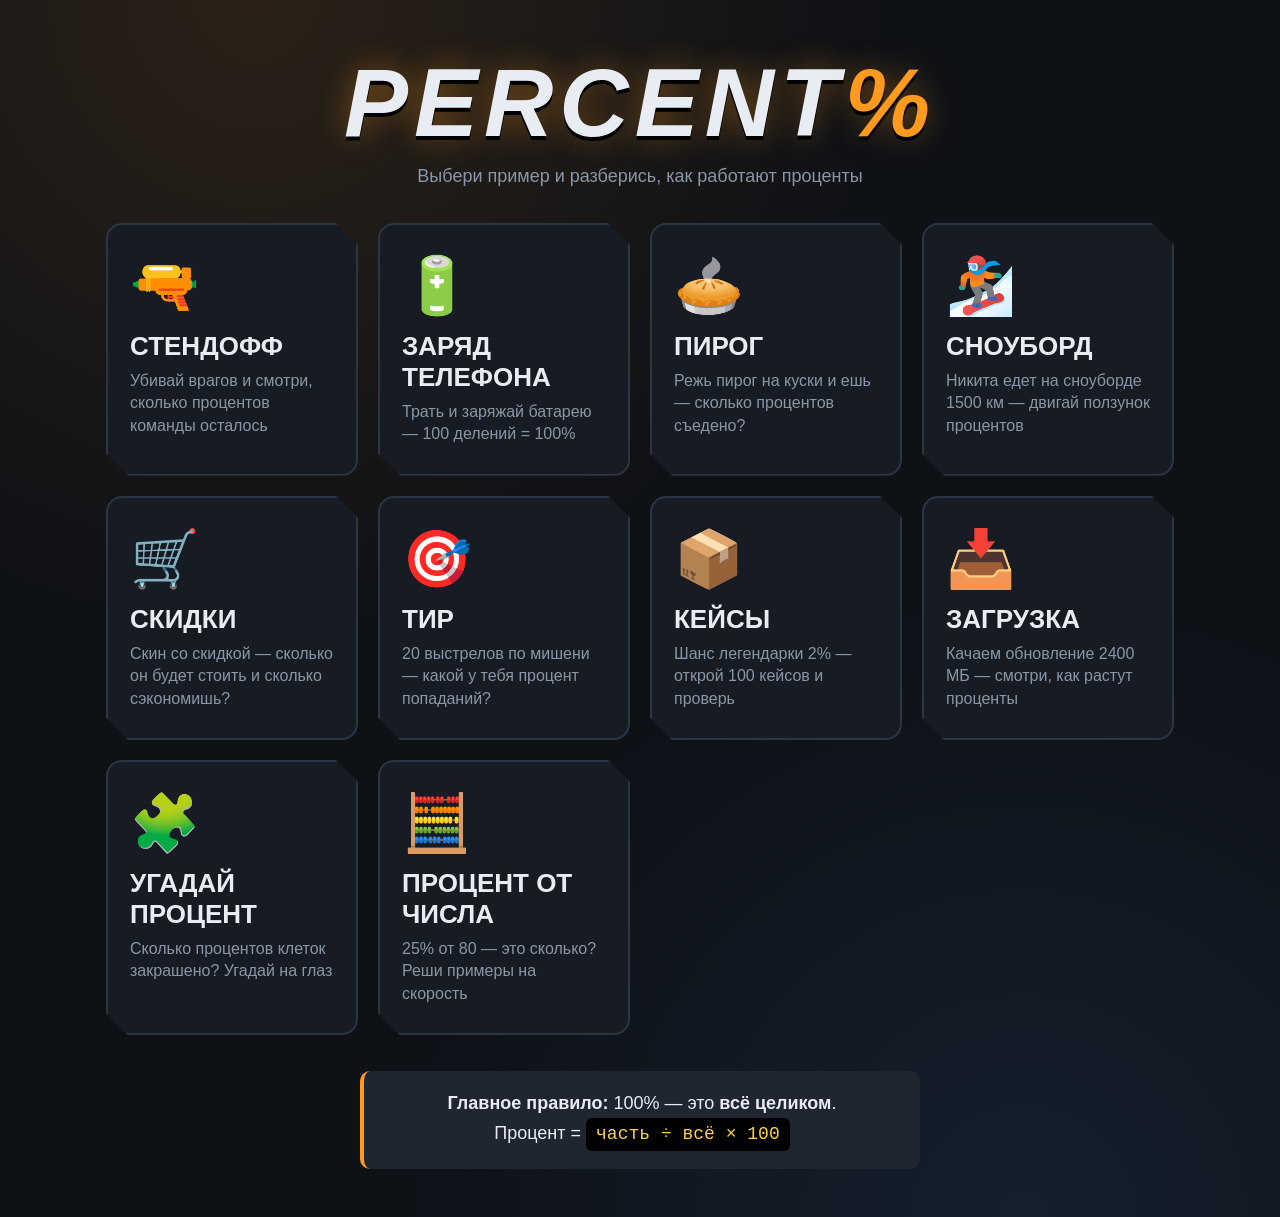
<file: index.html>
<!DOCTYPE html>
<html lang="ru">
<head>
  <meta charset="UTF-8">
  <meta name="viewport" content="width=device-width, initial-scale=1.0">
  <title>Percent — учим проценты</title>
  <link rel="stylesheet" href="common.css">
</head>
<body>

  <!-- ГЛАВНОЕ МЕНЮ -->
  <section class="screen" id="menu">
    <h1 class="logo">PERCENT<span>%</span></h1>
    <p class="subtitle">Выбери пример и разберись, как работают проценты</p>

    <div class="menu-cards">
      <a class="card card-standoff" href="standoff/">
        <div class="card-icon">🔫</div>
        <div class="card-title">Стендофф</div>
        <div class="card-text">Убивай врагов и смотри, сколько процентов команды осталось</div>
      </a>
      <a class="card card-battery" href="battery/">
        <div class="card-icon">🔋</div>
        <div class="card-title">Заряд телефона</div>
        <div class="card-text">Трать и заряжай батарею — 100 делений = 100%</div>
      </a>
      <a class="card card-pie" href="pie/">
        <div class="card-icon">🥧</div>
        <div class="card-title">Пирог</div>
        <div class="card-text">Режь пирог на куски и ешь — сколько процентов съедено?</div>
      </a>
      <a class="card card-ski" href="ski/">
        <div class="card-icon">🏂</div>
        <div class="card-title">Сноуборд</div>
        <div class="card-text">Никита едет на сноуборде 1500 км — двигай ползунок процентов</div>
      </a>
      <a class="card card-sale" href="sale/">
        <div class="card-icon">🛒</div>
        <div class="card-title">Скидки</div>
        <div class="card-text">Скин со скидкой — сколько он будет стоить и сколько сэкономишь?</div>
      </a>
      <a class="card card-range" href="range/">
        <div class="card-icon">🎯</div>
        <div class="card-title">Тир</div>
        <div class="card-text">20 выстрелов по мишени — какой у тебя процент попаданий?</div>
      </a>
      <a class="card card-cases" href="cases/">
        <div class="card-icon">📦</div>
        <div class="card-title">Кейсы</div>
        <div class="card-text">Шанс легендарки 2% — открой 100 кейсов и проверь</div>
      </a>
      <a class="card card-download" href="download/">
        <div class="card-icon">📥</div>
        <div class="card-title">Загрузка</div>
        <div class="card-text">Качаем обновление 2400 МБ — смотри, как растут проценты</div>
      </a>
      <a class="card card-guess" href="guess/">
        <div class="card-icon">🧩</div>
        <div class="card-title">Угадай процент</div>
        <div class="card-text">Сколько процентов клеток закрашено? Угадай на глаз</div>
      </a>
      <a class="card card-quiz" href="quiz/">
        <div class="card-icon">🧮</div>
        <div class="card-title">Процент от числа</div>
        <div class="card-text">25% от 80 — это сколько? Реши примеры на скорость</div>
      </a>
    </div>

    <div class="rule-box">
      <b>Главное правило:</b> 100% — это <b>всё целиком</b>.<br>
      Процент = <span class="formula">часть ÷ всё × 100</span>
    </div>
  </section>

</body>
</html>
</file>
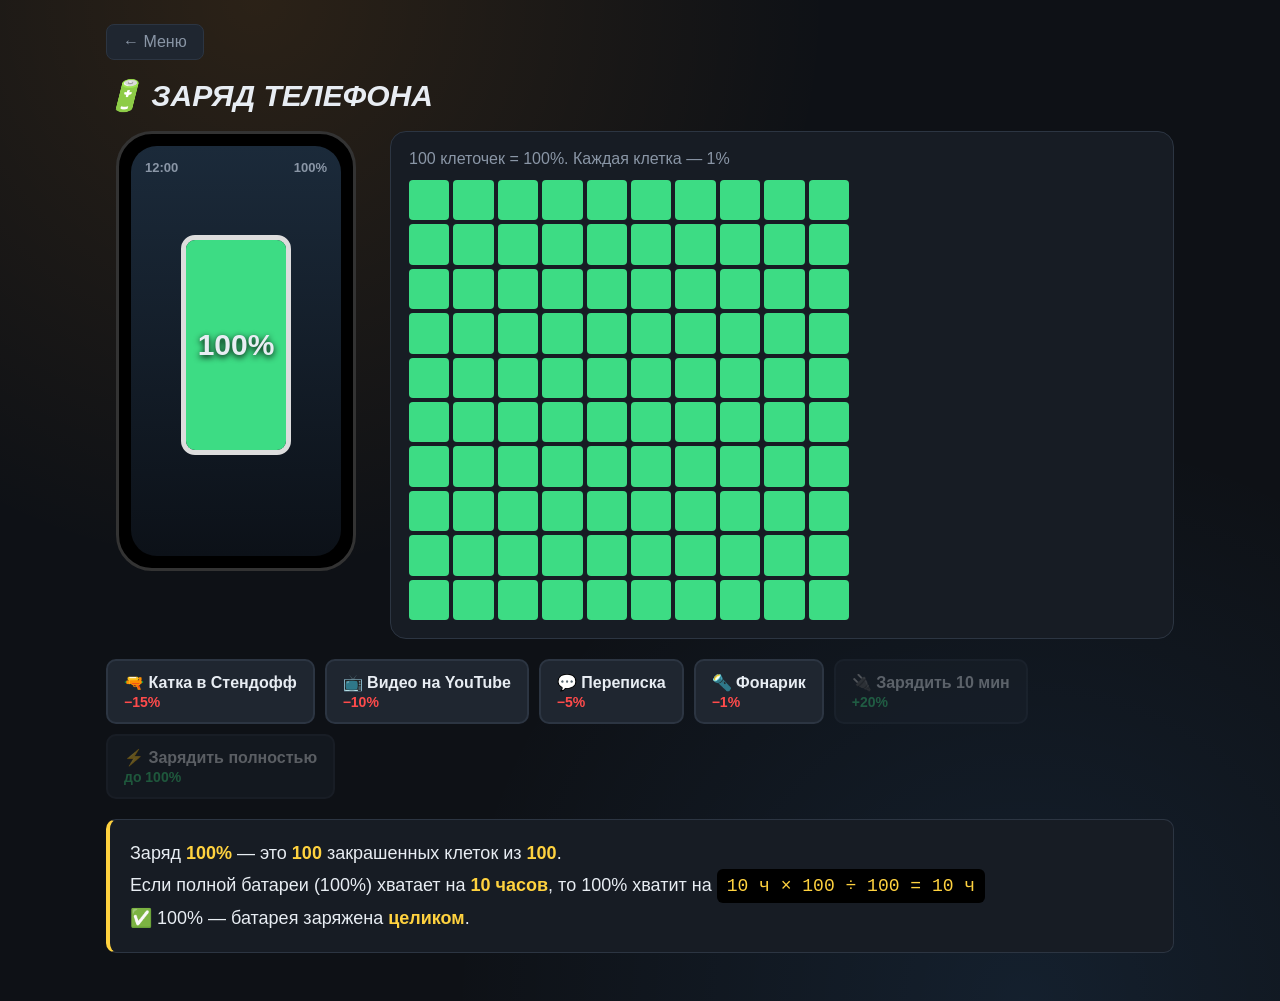
<file: battery/index.html>
<!DOCTYPE html>
<html lang="ru">
<head>
  <meta charset="UTF-8">
  <meta name="viewport" content="width=device-width, initial-scale=1.0">
  <title>Заряд телефона — Percent</title>
  <link rel="stylesheet" href="../common.css">
  <link rel="stylesheet" href="style.css">
</head>
<body>

  <!-- ЗАРЯД ТЕЛЕФОНА -->
  <section class="screen" id="battery">
    <a class="back" href="../">← Меню</a>
    <h2 class="screen-title">🔋 Заряд телефона</h2>

    <div class="bat-layout">
      <div class="phone">
        <div class="phone-screen">
          <div class="phone-status"><span>12:00</span><span id="bat-small">100%</span></div>
          <div class="battery">
            <div class="battery-fill" id="bat-fill"></div>
            <div class="battery-text" id="bat-text">100%</div>
          </div>
        </div>
      </div>

      <div class="bat-side">
        <div class="grid-title">100 клеточек = 100%. Каждая клетка — 1%</div>
        <div class="grid100" id="bat-grid"></div>
      </div>
    </div>

    <div class="actions" id="bat-actions"></div>
    <div class="explain" id="bat-explain"></div>
  </section>

  <script src="../common.js"></script>
  <script src="script.js"></script>
</body>
</html>
</file>
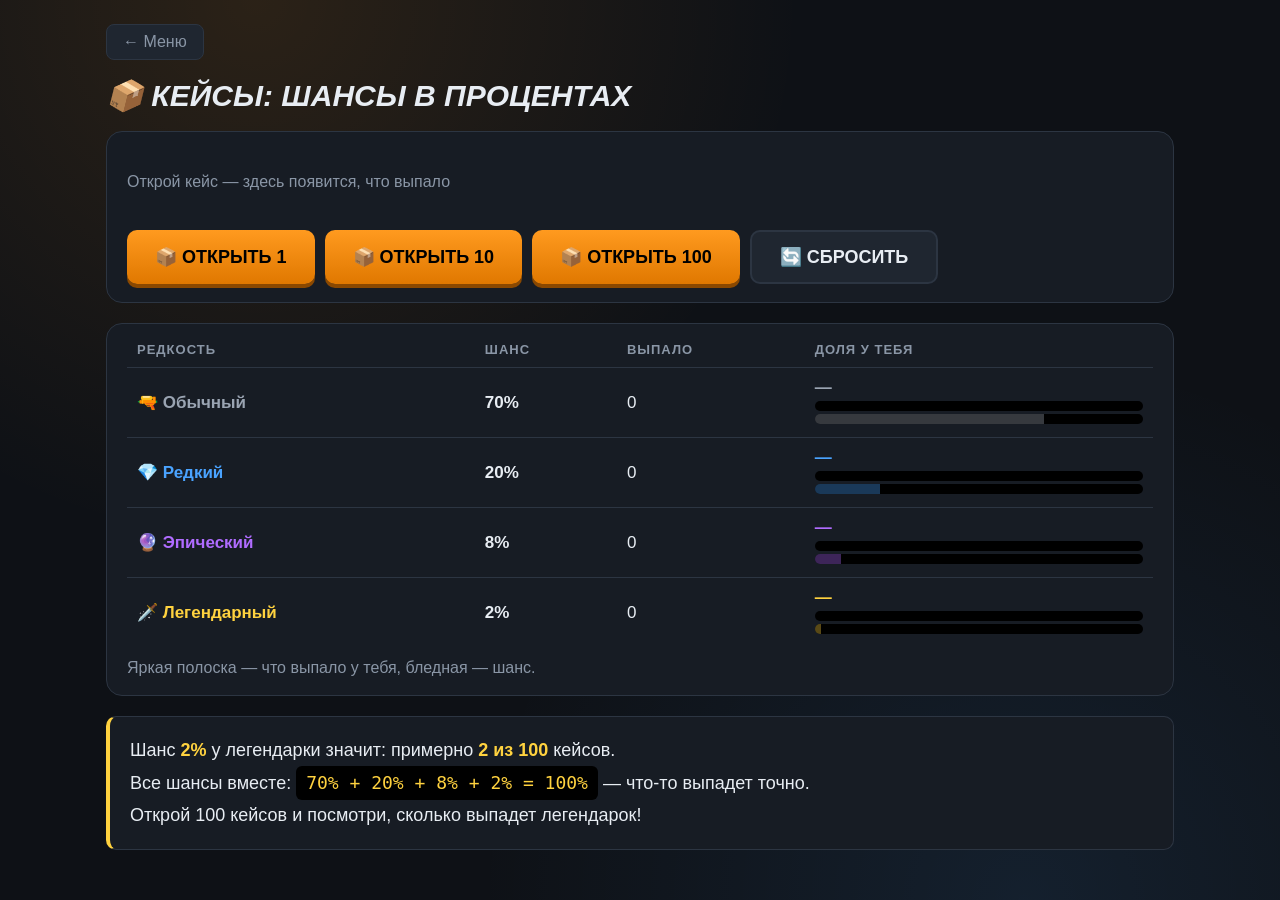
<file: cases/index.html>
<!DOCTYPE html>
<html lang="ru">
<head>
  <meta charset="UTF-8">
  <meta name="viewport" content="width=device-width, initial-scale=1.0">
  <title>Кейсы — Percent</title>
  <link rel="stylesheet" href="../common.css">
  <link rel="stylesheet" href="style.css">
</head>
<body>

  <!-- КЕЙСЫ -->
  <section class="screen" id="cases">
    <a class="back" href="../">← Меню</a>
    <h2 class="screen-title">📦 Кейсы: шансы в процентах</h2>

    <div class="panel">
      <div class="cs-drops" id="cs-drops">
        <div class="cs-empty">Открой кейс — здесь появится, что выпало</div>
      </div>
      <div class="btn-row cs-buttons">
        <button class="btn" data-open="1">📦 Открыть 1</button>
        <button class="btn" data-open="10">📦 Открыть 10</button>
        <button class="btn" data-open="100">📦 Открыть 100</button>
        <button class="btn btn-ghost" id="cs-reset">🔄 Сбросить</button>
      </div>
    </div>

    <div class="panel cs-table-wrap">
      <table class="cs-table">
        <thead>
          <tr><th>Редкость</th><th>Шанс</th><th>Выпало</th><th>Доля у тебя</th></tr>
        </thead>
        <tbody id="cs-rows"></tbody>
      </table>
      <div class="cs-total" id="cs-total"></div>
    </div>

    <div class="explain" id="cs-explain"></div>
  </section>

  <script src="../common.js"></script>
  <script src="script.js"></script>
</body>
</html>
</file>
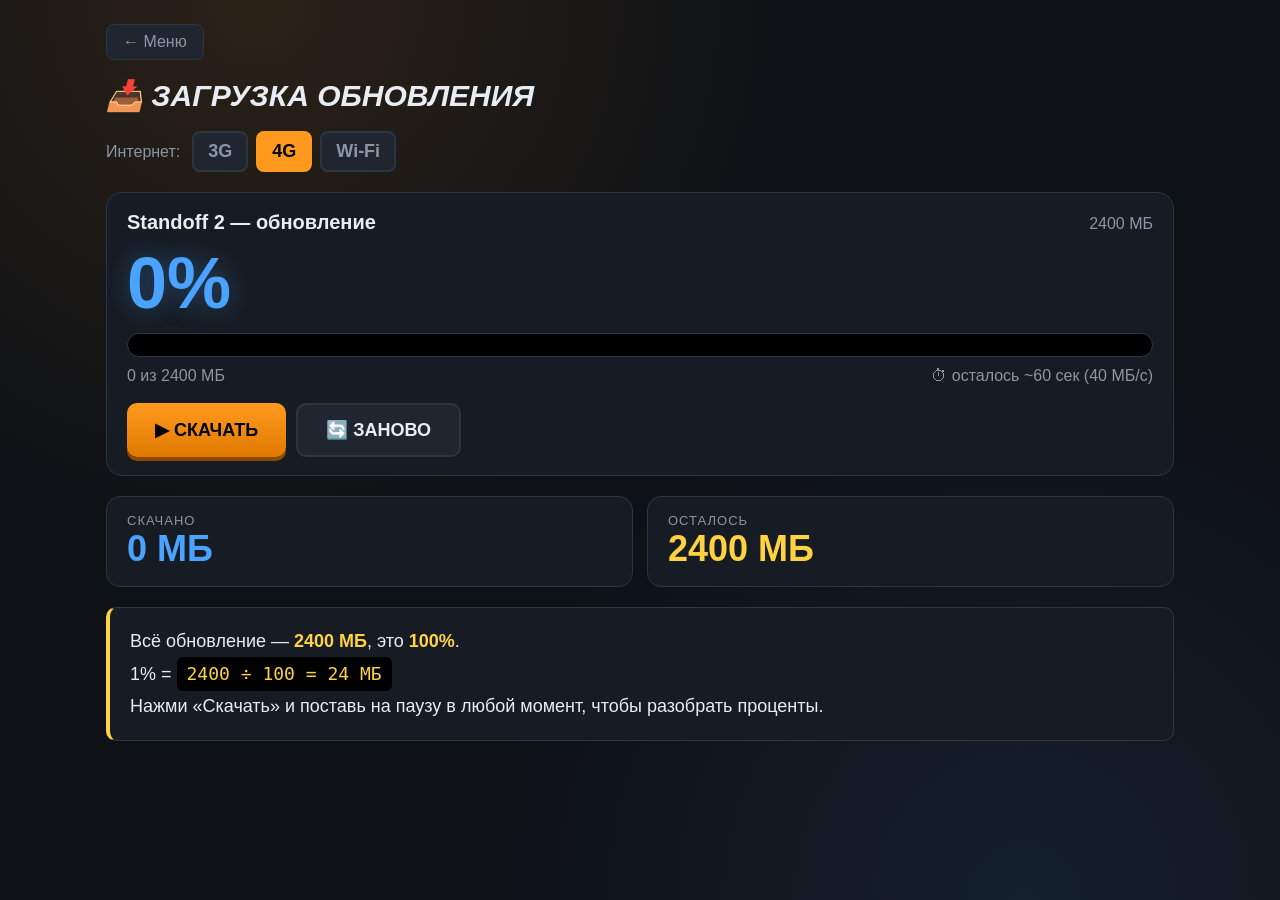
<file: download/index.html>
<!DOCTYPE html>
<html lang="ru">
<head>
  <meta charset="UTF-8">
  <meta name="viewport" content="width=device-width, initial-scale=1.0">
  <title>Загрузка — Percent</title>
  <link rel="stylesheet" href="../common.css">
  <link rel="stylesheet" href="style.css">
</head>
<body>

  <!-- ЗАГРУЗКА -->
  <section class="screen" id="download">
    <a class="back" href="../">← Меню</a>
    <h2 class="screen-title">📥 Загрузка обновления</h2>

    <div class="team-size">
      <span>Интернет:</span>
      <div class="chips" id="dl-speeds"></div>
    </div>

    <div class="panel dl-box">
      <div class="dl-head">
        <div class="dl-title">Standoff 2 — обновление</div>
        <div class="dl-size">2400 МБ</div>
      </div>
      <div class="dl-percent" id="dl-percent">0%</div>
      <div class="dl-bar"><div class="dl-bar-fill" id="dl-fill"></div></div>
      <div class="dl-info">
        <span id="dl-done">0 из 2400 МБ</span>
        <span id="dl-eta"></span>
      </div>
      <div class="btn-row dl-buttons">
        <button class="btn" id="dl-toggle">▶ Скачать</button>
        <button class="btn btn-ghost" id="dl-reset">🔄 Заново</button>
      </div>
    </div>

    <div class="stats-row">
      <div class="stat stat-blue">
        <div class="stat-label">Скачано</div>
        <div class="stat-value" id="dl-got">0 МБ</div>
      </div>
      <div class="stat stat-left">
        <div class="stat-label">Осталось</div>
        <div class="stat-value" id="dl-left">2400 МБ</div>
      </div>
    </div>

    <div class="explain" id="dl-explain"></div>
  </section>

  <script src="../common.js"></script>
  <script src="script.js"></script>
</body>
</html>
</file>
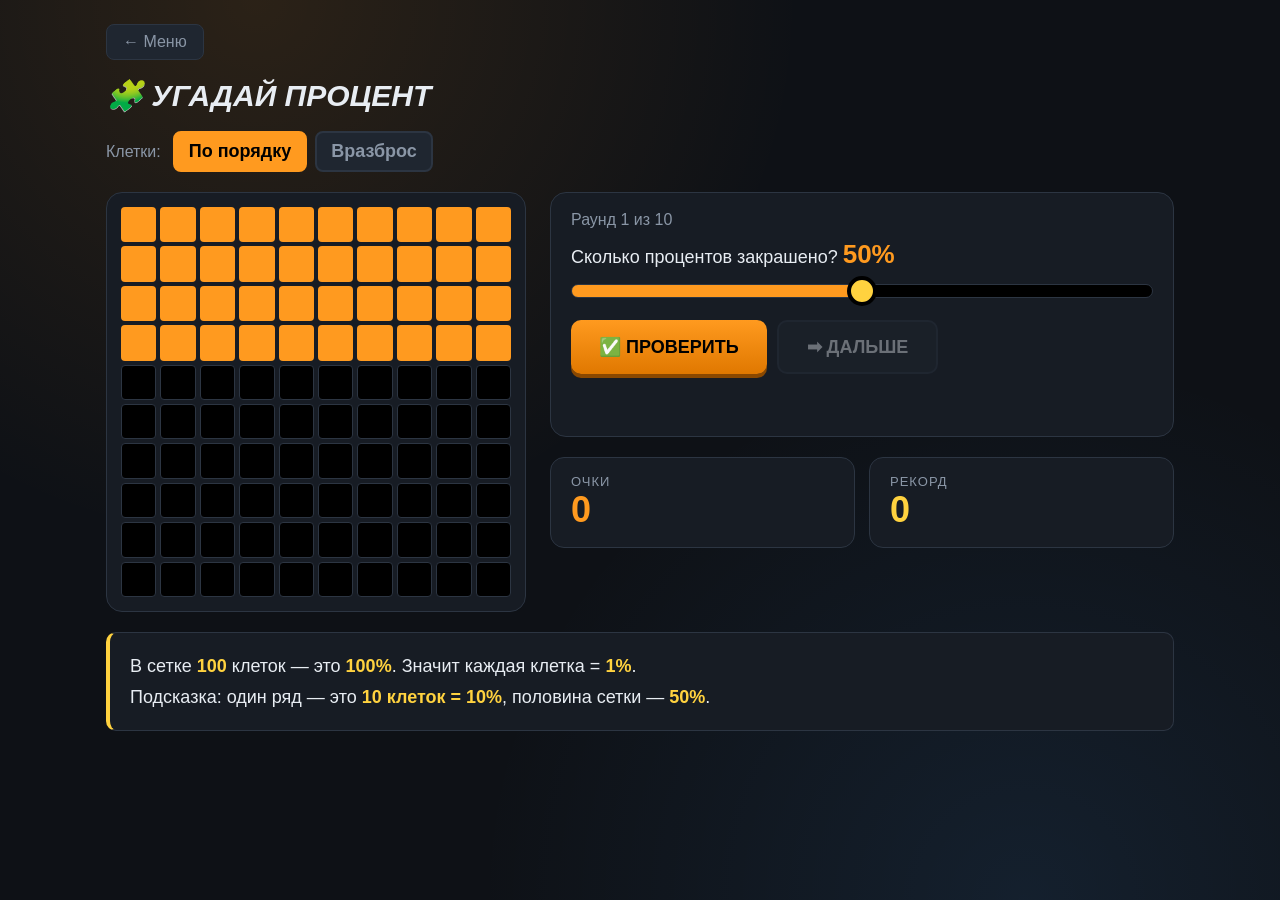
<file: guess/index.html>
<!DOCTYPE html>
<html lang="ru">
<head>
  <meta charset="UTF-8">
  <meta name="viewport" content="width=device-width, initial-scale=1.0">
  <title>Угадай процент — Percent</title>
  <link rel="stylesheet" href="../common.css">
  <link rel="stylesheet" href="style.css">
</head>
<body>

  <!-- УГАДАЙ ПРОЦЕНТ -->
  <section class="screen" id="guess">
    <a class="back" href="../">← Меню</a>
    <h2 class="screen-title">🧩 Угадай процент</h2>

    <div class="team-size">
      <span>Клетки:</span>
      <div class="chips" id="gs-modes"></div>
    </div>

    <div class="gs-layout">
      <div class="gs-grid" id="gs-grid"></div>

      <div class="gs-side">
        <div class="panel">
          <div class="gs-round" id="gs-round"></div>
          <label for="gs-range" class="gs-label">Сколько процентов закрашено? <b id="gs-value">50%</b></label>
          <input type="range" class="range-input" id="gs-range" min="0" max="100" step="1" value="50">
          <div class="btn-row gs-buttons">
            <button class="btn" id="gs-check">✅ Проверить</button>
            <button class="btn btn-ghost" id="gs-next" disabled>➡ Дальше</button>
          </div>
          <div class="gs-result" id="gs-result"></div>
        </div>

        <div class="stats-row">
          <div class="stat stat-eaten">
            <div class="stat-label">Очки</div>
            <div class="stat-value" id="gs-score">0</div>
          </div>
          <div class="stat stat-left">
            <div class="stat-label">Рекорд</div>
            <div class="stat-value" id="gs-best">0</div>
          </div>
        </div>
      </div>
    </div>

    <div class="explain" id="gs-explain"></div>
  </section>

  <script src="../common.js"></script>
  <script src="script.js"></script>
</body>
</html>
</file>
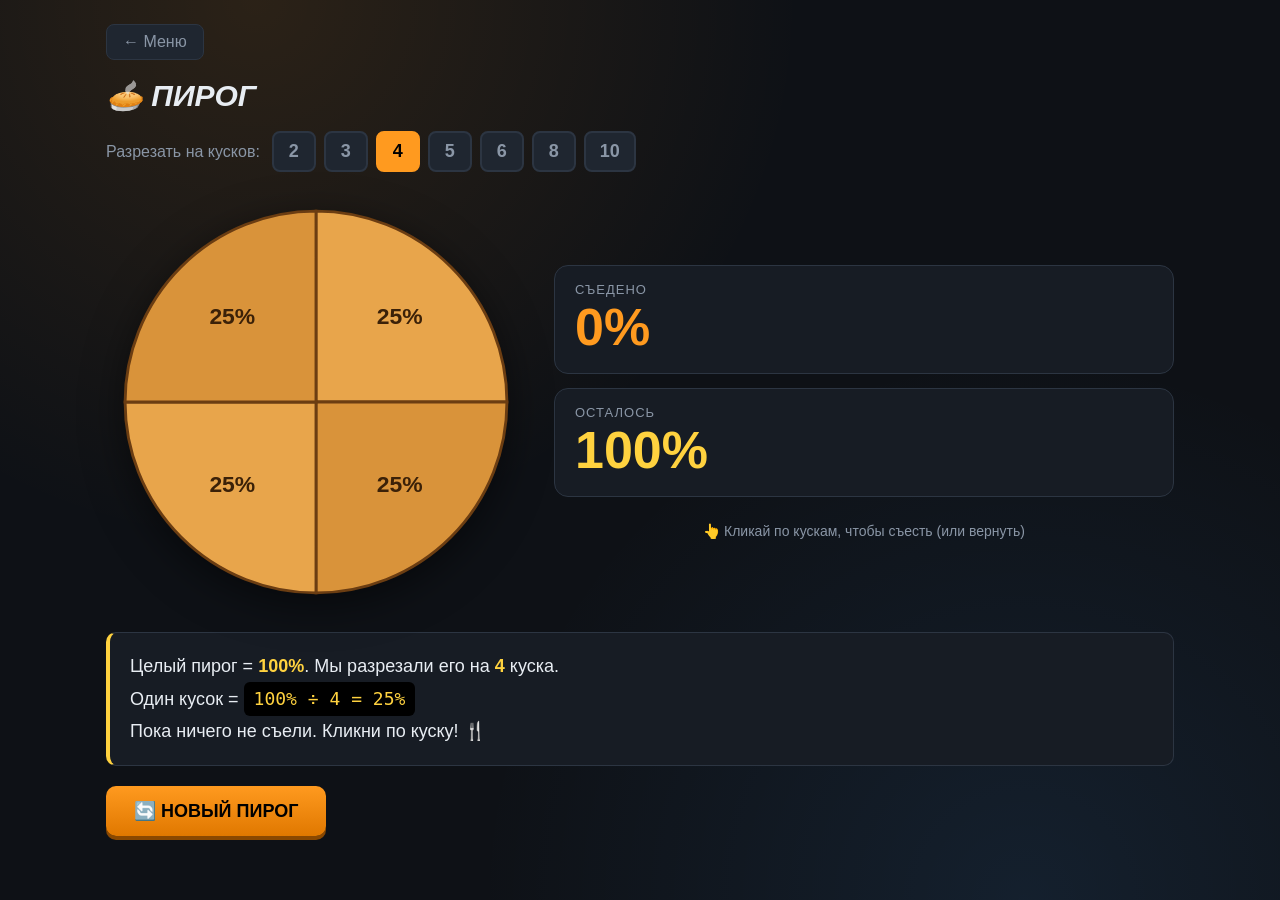
<file: pie/index.html>
<!DOCTYPE html>
<html lang="ru">
<head>
  <meta charset="UTF-8">
  <meta name="viewport" content="width=device-width, initial-scale=1.0">
  <title>Пирог — Percent</title>
  <link rel="stylesheet" href="../common.css">
  <link rel="stylesheet" href="style.css">
</head>
<body>

  <!-- ПИРОГ -->
  <section class="screen" id="pie">
    <a class="back" href="../">← Меню</a>
    <h2 class="screen-title">🥧 Пирог</h2>

    <div class="team-size">
      <span>Разрезать на кусков:</span>
      <div class="chips" id="pie-sizes"></div>
    </div>

    <div class="pie-layout">
      <svg id="pie-svg" viewBox="-110 -110 220 220" class="pie-svg"></svg>
      <div class="pie-stats">
        <div class="stat stat-eaten">
          <div class="stat-label">Съедено</div>
          <div class="stat-value" id="pie-eaten">0%</div>
        </div>
        <div class="stat stat-left">
          <div class="stat-label">Осталось</div>
          <div class="stat-value" id="pie-left">100%</div>
        </div>
        <p class="hint">👆 Кликай по кускам, чтобы съесть (или вернуть)</p>
      </div>
    </div>

    <div class="explain" id="pie-explain"></div>
    <button class="btn" id="pie-reset">🔄 Новый пирог</button>
  </section>

  <script src="../common.js"></script>
  <script src="script.js"></script>
</body>
</html>
</file>
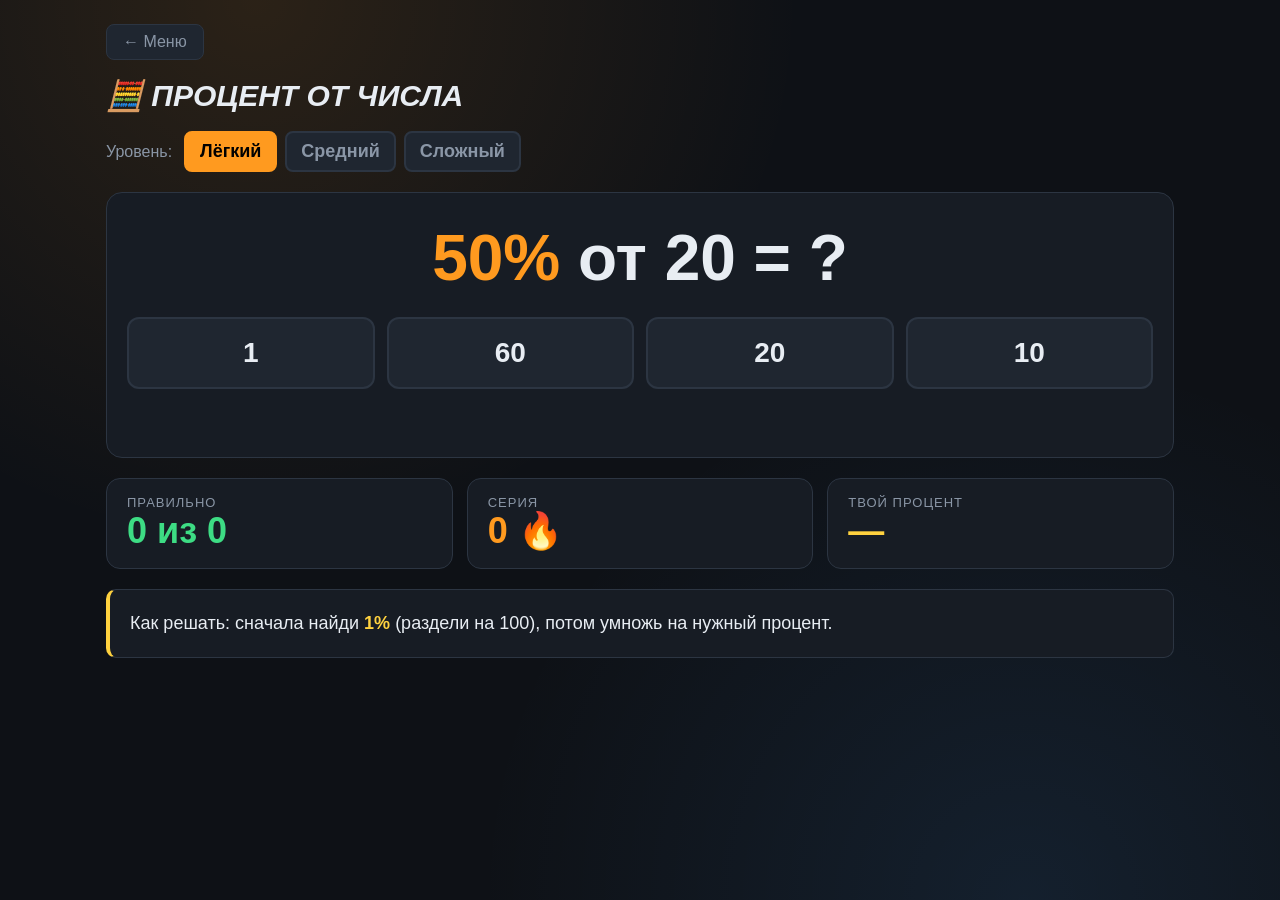
<file: quiz/index.html>
<!DOCTYPE html>
<html lang="ru">
<head>
  <meta charset="UTF-8">
  <meta name="viewport" content="width=device-width, initial-scale=1.0">
  <title>Процент от числа — Percent</title>
  <link rel="stylesheet" href="../common.css">
  <link rel="stylesheet" href="style.css">
</head>
<body>

  <!-- ПРОЦЕНТ ОТ ЧИСЛА -->
  <section class="screen" id="quiz">
    <a class="back" href="../">← Меню</a>
    <h2 class="screen-title">🧮 Процент от числа</h2>

    <div class="team-size">
      <span>Уровень:</span>
      <div class="chips" id="qz-levels"></div>
    </div>

    <div class="panel qz-box">
      <div class="qz-question" id="qz-question"></div>
      <div class="qz-options" id="qz-options"></div>
      <div class="qz-feedback" id="qz-feedback"></div>
      <button class="btn" id="qz-next" hidden>➡ Следующий пример</button>
    </div>

    <div class="stats-row">
      <div class="stat stat-good">
        <div class="stat-label">Правильно</div>
        <div class="stat-value" id="qz-right">0 из 0</div>
      </div>
      <div class="stat stat-eaten">
        <div class="stat-label">Серия</div>
        <div class="stat-value" id="qz-streak">0 🔥</div>
      </div>
      <div class="stat stat-left">
        <div class="stat-label">Твой процент</div>
        <div class="stat-value" id="qz-pct">—</div>
      </div>
    </div>

    <div class="explain" id="qz-explain"></div>
  </section>

  <script src="../common.js"></script>
  <script src="script.js"></script>
</body>
</html>
</file>
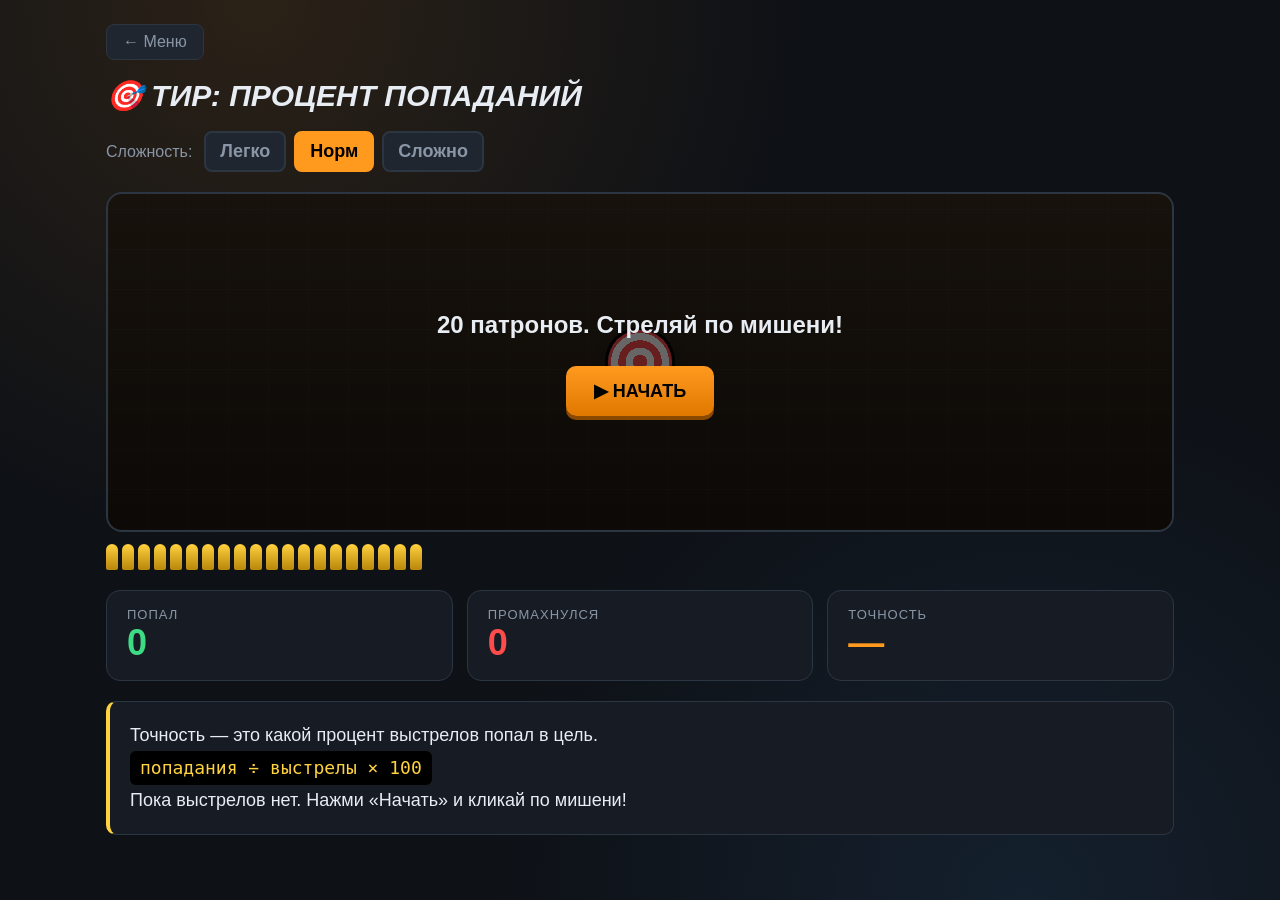
<file: range/index.html>
<!DOCTYPE html>
<html lang="ru">
<head>
  <meta charset="UTF-8">
  <meta name="viewport" content="width=device-width, initial-scale=1.0">
  <title>Тир — Percent</title>
  <link rel="stylesheet" href="../common.css">
  <link rel="stylesheet" href="style.css">
</head>
<body>

  <!-- ТИР -->
  <section class="screen" id="range">
    <a class="back" href="../">← Меню</a>
    <h2 class="screen-title">🎯 Тир: процент попаданий</h2>

    <div class="team-size">
      <span>Сложность:</span>
      <div class="chips" id="rg-levels"></div>
    </div>

    <div class="rg-arena" id="rg-arena">
      <div class="rg-target" id="rg-target"></div>
      <div class="rg-overlay" id="rg-overlay">
        <div class="rg-overlay-text" id="rg-overlay-text">20 патронов. Стреляй по мишени!</div>
        <button class="btn" id="rg-start">▶ Начать</button>
      </div>
    </div>

    <div class="rg-ammo" id="rg-ammo"></div>

    <div class="stats-row">
      <div class="stat stat-good">
        <div class="stat-label">Попал</div>
        <div class="stat-value" id="rg-hits">0</div>
      </div>
      <div class="stat stat-bad">
        <div class="stat-label">Промахнулся</div>
        <div class="stat-value" id="rg-miss">0</div>
      </div>
      <div class="stat stat-eaten">
        <div class="stat-label">Точность</div>
        <div class="stat-value" id="rg-acc">—</div>
      </div>
    </div>

    <div class="explain" id="rg-explain"></div>
  </section>

  <script src="../common.js"></script>
  <script src="script.js"></script>
</body>
</html>
</file>
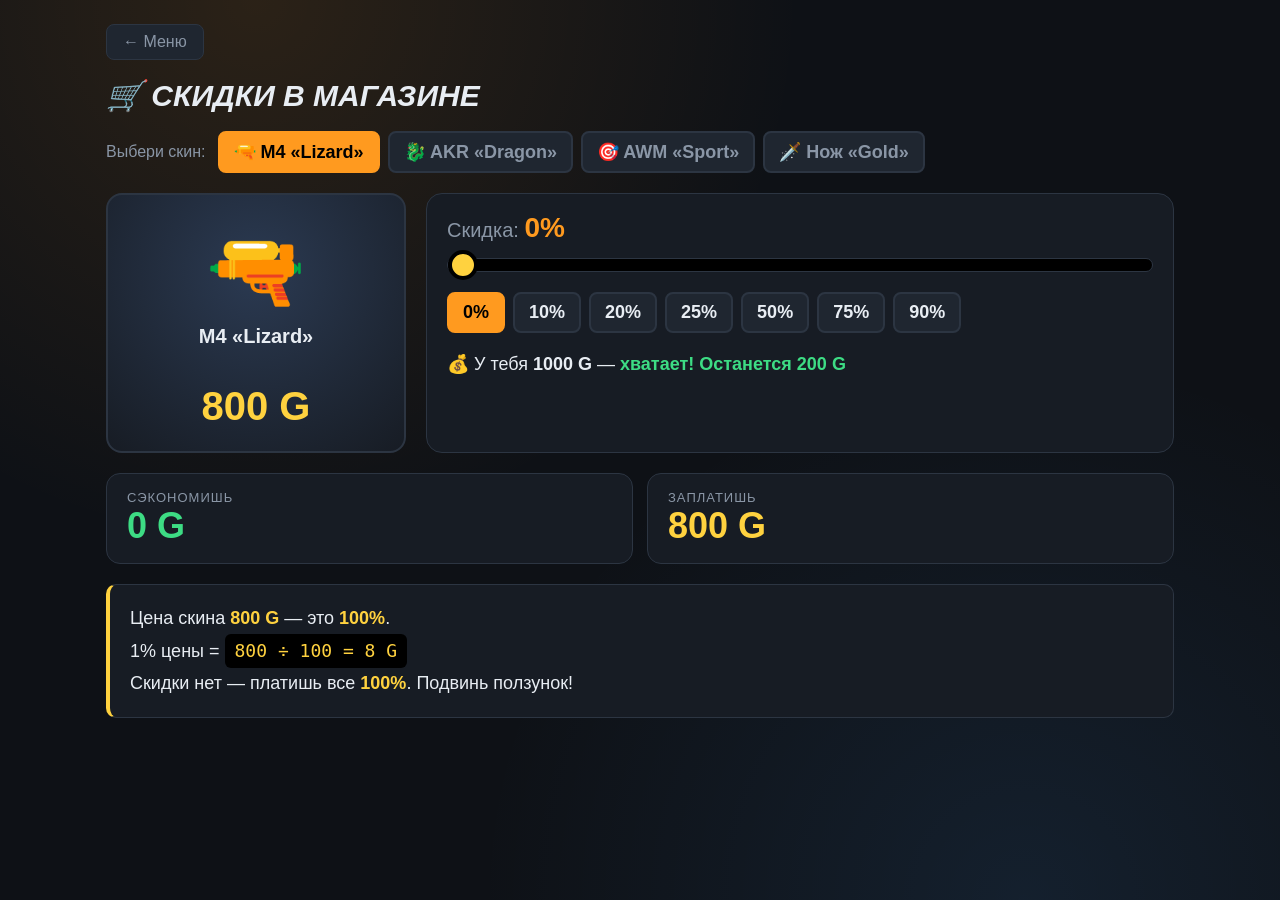
<file: sale/index.html>
<!DOCTYPE html>
<html lang="ru">
<head>
  <meta charset="UTF-8">
  <meta name="viewport" content="width=device-width, initial-scale=1.0">
  <title>Скидки — Percent</title>
  <link rel="stylesheet" href="../common.css">
  <link rel="stylesheet" href="style.css">
</head>
<body>

  <!-- СКИДКИ -->
  <section class="screen" id="sale">
    <a class="back" href="../">← Меню</a>
    <h2 class="screen-title">🛒 Скидки в магазине</h2>

    <div class="team-size">
      <span>Выбери скин:</span>
      <div class="chips" id="sale-items"></div>
    </div>

    <div class="sale-layout">
      <div class="sale-card" id="sale-card">
        <div class="sale-badge" id="sale-badge">−0%</div>
        <div class="sale-icon" id="sale-icon">🔫</div>
        <div class="sale-name" id="sale-name"></div>
        <div class="sale-old" id="sale-old"></div>
        <div class="sale-new" id="sale-new"></div>
      </div>

      <div class="panel sale-control">
        <label for="sale-range">Скидка: <b id="sale-pct">0%</b></label>
        <input type="range" class="range-input" id="sale-range" min="0" max="90" step="5" value="0">
        <div class="chips sale-quick" id="sale-quick"></div>
        <div class="sale-wallet" id="sale-wallet"></div>
      </div>
    </div>

    <div class="stats-row">
      <div class="stat stat-good">
        <div class="stat-label">Сэкономишь</div>
        <div class="stat-value" id="sale-save">0 G</div>
      </div>
      <div class="stat stat-left">
        <div class="stat-label">Заплатишь</div>
        <div class="stat-value" id="sale-pay">0 G</div>
      </div>
    </div>

    <div class="explain" id="sale-explain"></div>
  </section>

  <script src="../common.js"></script>
  <script src="script.js"></script>
</body>
</html>
</file>
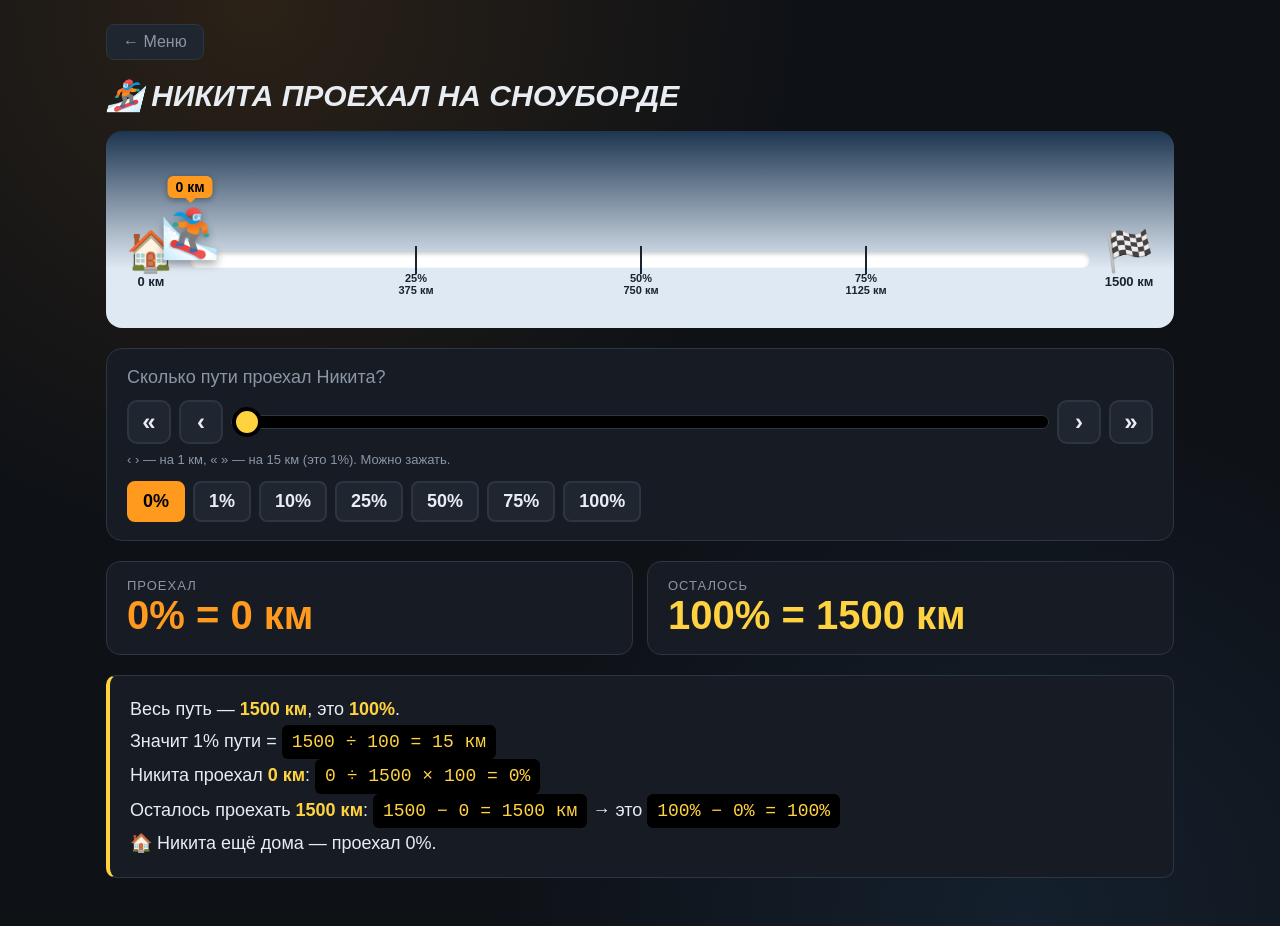
<file: ski/index.html>
<!DOCTYPE html>
<html lang="ru">
<head>
  <meta charset="UTF-8">
  <meta name="viewport" content="width=device-width, initial-scale=1.0">
  <title>Сноуборд — Percent</title>
  <link rel="stylesheet" href="../common.css">
  <link rel="stylesheet" href="style.css">
</head>
<body>

  <!-- СНОУБОРД -->
  <section class="screen" id="ski">
    <a class="back" href="../">← Меню</a>
    <h2 class="screen-title">🏂 Никита проехал на сноуборде</h2>

    <div class="ski-track">
      <div class="ski-flag ski-start">🏠<span>0 км</span></div>
      <div class="ski-road">
        <div class="ski-done" id="ski-done"></div>
        <div class="ski-marks" id="ski-marks"></div>
        <div class="skier" id="skier">🏂</div>
        <div class="skier-km" id="skier-km">0 км</div>
      </div>
      <div class="ski-flag ski-finish">🏁<span>1500 км</span></div>
    </div>

    <div class="ski-control">
      <label for="ski-range">Сколько пути проехал Никита?</label>
      <div class="ski-slider-row">
        <button class="ski-arrow" data-step="-15" title="−15 км (1%)">«</button>
        <button class="ski-arrow" data-step="-1" title="−1 км">‹</button>
        <input type="range" id="ski-range" min="0" max="1500" step="1" value="0">
        <button class="ski-arrow" data-step="1" title="+1 км">›</button>
        <button class="ski-arrow" data-step="15" title="+15 км (1%)">»</button>
      </div>
      <div class="ski-arrow-hint">‹ › — на 1 км, « » — на 15 км (это 1%). Можно зажать.</div>
      <div class="ski-quick" id="ski-quick"></div>
    </div>

    <div class="pie-stats ski-stats">
      <div class="stat stat-eaten">
        <div class="stat-label">Проехал</div>
        <div class="stat-value" id="ski-passed">0% = 0 км</div>
      </div>
      <div class="stat stat-left">
        <div class="stat-label">Осталось</div>
        <div class="stat-value" id="ski-left">100% = 1500 км</div>
      </div>
    </div>

    <div class="explain" id="ski-explain"></div>
  </section>

  <script src="../common.js"></script>
  <script src="script.js"></script>
</body>
</html>
</file>
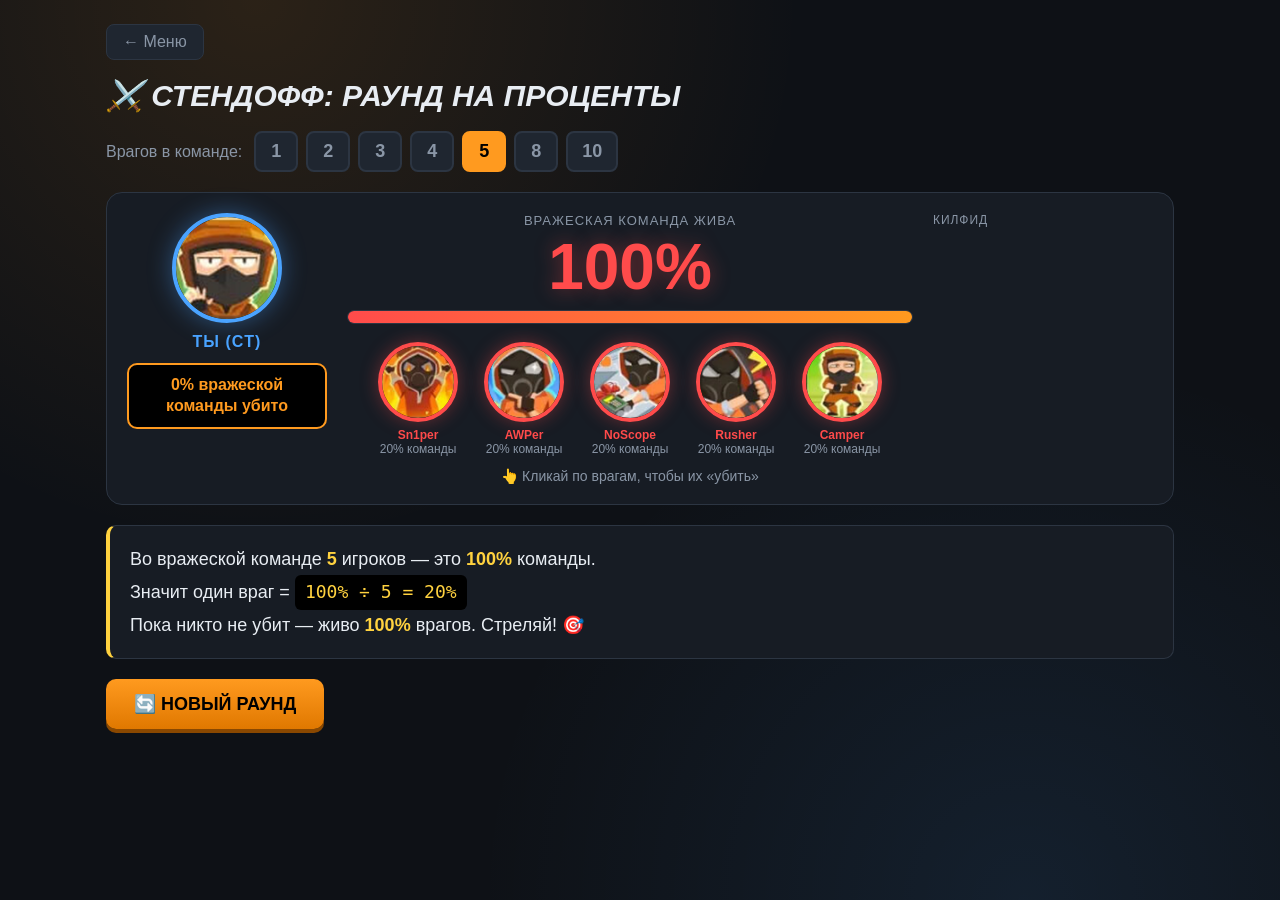
<file: standoff/index.html>
<!DOCTYPE html>
<html lang="ru">
<head>
  <meta charset="UTF-8">
  <meta name="viewport" content="width=device-width, initial-scale=1.0">
  <title>Стендофф — Percent</title>
  <link rel="stylesheet" href="../common.css">
  <link rel="stylesheet" href="style.css">
</head>
<body>

  <!-- СТЕНДОФФ -->
  <section class="screen" id="standoff">
    <a class="back" href="../">← Меню</a>
    <h2 class="screen-title">⚔️ Стендофф: раунд на проценты</h2>

    <div class="team-size">
      <span>Врагов в команде:</span>
      <div class="chips" id="so-sizes"></div>
    </div>

    <div class="so-arena">
      <div class="so-player">
        <div class="avatar avatar-ct" id="so-player-avatar">😎</div>
        <div class="player-name">ТЫ (CT)</div>
        <div class="kill-badge" id="so-killed">0% вражеской команды убито</div>
      </div>

      <div class="so-enemies-wrap">
        <div class="so-hud">
          <div class="hud-label">Вражеская команда жива</div>
          <div class="hud-percent" id="so-alive">100%</div>
          <div class="bar"><div class="bar-fill" id="so-bar"></div></div>
        </div>
        <div class="so-enemies" id="so-enemies"></div>
        <p class="hint">👆 Кликай по врагам, чтобы их «убить»</p>
      </div>

      <div class="killfeed" id="so-feed"></div>
    </div>

    <div class="explain" id="so-explain"></div>
    <button class="btn" id="so-reset">🔄 Новый раунд</button>
  </section>

  <script src="../common.js"></script>
  <script src="script.js"></script>
</body>
</html>
</file>
<file: common.css>
:root {
  --bg: #0e1116;
  --panel: #171c24;
  --panel-2: #1f2630;
  --line: #2c3542;
  --text: #e8edf3;
  --muted: #8a96a6;
  --orange: #ff9a1f;
  --yellow: #ffd23f;
  --red: #ff4b4b;
  --green: #3ddc84;
  --blue: #4aa3ff;
  --purple: #b06cff;
}

* { box-sizing: border-box; margin: 0; padding: 0; }

body {
  font-family: "Segoe UI", Roboto, Arial, sans-serif;
  background:
    radial-gradient(circle at 20% 0%, rgba(255, 154, 31, 0.12), transparent 40%),
    radial-gradient(circle at 80% 100%, rgba(74, 163, 255, 0.10), transparent 40%),
    var(--bg);
  color: var(--text);
  min-height: 100vh;
}

button { font: inherit; color: inherit; cursor: pointer; border: none; background: none; }

.screen {
  max-width: 1100px;
  margin: 0 auto;
  padding: 24px 16px 48px;
  animation: fadeIn 0.3s ease;
}

@keyframes fadeIn { from { opacity: 0; transform: translateY(8px); } to { opacity: 1; transform: none; } }

/* ---------- МЕНЮ ---------- */
.logo {
  text-align: center;
  font-size: clamp(48px, 10vw, 96px);
  font-weight: 900;
  letter-spacing: 6px;
  margin-top: 24px;
  font-style: italic;
  text-shadow: 0 4px 0 #000, 0 0 30px rgba(255, 154, 31, 0.4);
}
.logo span { color: var(--orange); }

.subtitle { text-align: center; color: var(--muted); margin: 8px 0 36px; font-size: 18px; }

.menu-cards {
  display: grid;
  grid-template-columns: repeat(auto-fit, minmax(240px, 1fr));
  gap: 20px;
}

.card {
  display: block;
  color: inherit;
  text-decoration: none;
  background: var(--panel);
  border: 2px solid var(--line);
  border-radius: 16px;
  padding: 28px 22px;
  text-align: left;
  transition: transform 0.15s, border-color 0.15s, box-shadow 0.15s;
  clip-path: polygon(0 0, calc(100% - 22px) 0, 100% 22px, 100% 100%, 22px 100%, 0 calc(100% - 22px));
}
.card:hover { transform: translateY(-4px); }
.card-standoff:hover { border-color: var(--orange); box-shadow: 0 0 30px rgba(255, 154, 31, 0.3); }
.card-battery:hover { border-color: var(--green); box-shadow: 0 0 30px rgba(61, 220, 132, 0.3); }
.card-ski:hover { border-color: var(--blue); box-shadow: 0 0 30px rgba(74, 163, 255, 0.3); }
.card-pie:hover { border-color: var(--yellow); box-shadow: 0 0 30px rgba(255, 210, 63, 0.3); }
.card-sale:hover { border-color: var(--green); box-shadow: 0 0 30px rgba(61, 220, 132, 0.3); }
.card-range:hover { border-color: var(--red); box-shadow: 0 0 30px rgba(255, 75, 75, 0.3); }
.card-cases:hover { border-color: var(--purple); box-shadow: 0 0 30px rgba(176, 108, 255, 0.3); }
.card-download:hover { border-color: var(--blue); box-shadow: 0 0 30px rgba(74, 163, 255, 0.3); }
.card-guess:hover { border-color: var(--yellow); box-shadow: 0 0 30px rgba(255, 210, 63, 0.3); }
.card-quiz:hover { border-color: var(--orange); box-shadow: 0 0 30px rgba(255, 154, 31, 0.3); }

.card-icon { font-size: 56px; margin-bottom: 12px; }
.card-title { font-size: 26px; font-weight: 800; text-transform: uppercase; margin-bottom: 8px; }
.card-text { color: var(--muted); line-height: 1.4; }

.rule-box {
  margin: 36px auto 0;
  max-width: 560px;
  text-align: center;
  background: var(--panel-2);
  border-left: 4px solid var(--orange);
  border-radius: 10px;
  padding: 18px;
  font-size: 18px;
  line-height: 1.6;
}
.formula {
  display: inline-block;
  background: #000;
  color: var(--yellow);
  font-family: Consolas, monospace;
  padding: 2px 10px;
  border-radius: 6px;
}

/* ---------- ОБЩЕЕ ---------- */
.back {
  display: inline-block;
  text-decoration: none;
  background: var(--panel-2);
  border: 1px solid var(--line);
  padding: 8px 16px;
  border-radius: 8px;
  color: var(--muted);
}
.back:hover { color: var(--text); border-color: var(--orange); }

.screen-title {
  font-size: 30px;
  font-weight: 900;
  text-transform: uppercase;
  margin: 18px 0;
  font-style: italic;
}

.team-size { display: flex; align-items: center; gap: 12px; flex-wrap: wrap; margin-bottom: 20px; color: var(--muted); }
.chips { display: flex; gap: 8px; flex-wrap: wrap; }
.chip {
  min-width: 44px;
  padding: 8px 14px;
  background: var(--panel-2);
  border: 2px solid var(--line);
  border-radius: 8px;
  font-weight: 800;
  font-size: 18px;
}
.chip:hover { border-color: var(--muted); }
.chip.active { background: var(--orange); border-color: var(--orange); color: #000; }

.btn {
  margin-top: 20px;
  background: linear-gradient(180deg, var(--orange), #e07800);
  color: #000;
  font-weight: 900;
  text-transform: uppercase;
  padding: 14px 28px;
  border-radius: 10px;
  font-size: 18px;
  box-shadow: 0 4px 0 #8a4800;
}
.btn:active { transform: translateY(3px); box-shadow: 0 1px 0 #8a4800; }

.hint { color: var(--muted); font-size: 14px; margin-top: 12px; text-align: center; }

.explain {
  margin-top: 20px;
  background: var(--panel);
  border: 1px solid var(--line);
  border-left: 4px solid var(--yellow);
  border-radius: 10px;
  padding: 18px 20px;
  font-size: 18px;
  line-height: 1.7;
}
.explain .formula { font-size: 18px; }
.explain b { color: var(--yellow); }

.bar { height: 14px; background: #000; border-radius: 7px; overflow: hidden; border: 1px solid var(--line); }
.bar-fill { height: 100%; width: 100%; background: linear-gradient(90deg, var(--red), var(--orange)); transition: width 0.4s ease; }

.pie-stats { display: flex; flex-direction: column; gap: 14px; }
.stat { background: var(--panel); border: 1px solid var(--line); border-radius: 14px; padding: 16px 20px; }
.stat-label { color: var(--muted); text-transform: uppercase; font-size: 13px; letter-spacing: 1px; }
.stat-value { font-size: 52px; font-weight: 900; }
.stat-eaten .stat-value { color: var(--orange); }
.stat-left .stat-value { color: var(--yellow); }

/* Панель и ряд карточек со статистикой — для новых игр */
.panel {
  background: var(--panel);
  border: 1px solid var(--line);
  border-radius: 16px;
  padding: 18px 20px;
}
.stats-row {
  display: grid;
  grid-template-columns: repeat(auto-fit, minmax(170px, 1fr));
  gap: 14px;
  margin-top: 20px;
}
.stats-row .stat-value { font-size: 36px; }
.stat-good .stat-value { color: var(--green); }
.stat-bad .stat-value { color: var(--red); }
.stat-blue .stat-value { color: var(--blue); }

.btn-row { display: flex; gap: 10px; flex-wrap: wrap; }
.btn-row .btn { margin-top: 0; }
.btn-ghost { background: var(--panel-2); color: var(--text); border: 2px solid var(--line); box-shadow: none; }
.btn-ghost:active { box-shadow: none; }
.btn:disabled { opacity: 0.4; cursor: not-allowed; }

.range-input {
  --p: 0%;
  width: 100%;
  -webkit-appearance: none;
  appearance: none;
  height: 14px;
  border-radius: 7px;
  background: linear-gradient(90deg, var(--orange) var(--p), #000 var(--p));
  border: 1px solid var(--line);
  outline: none;
}
.range-input::-webkit-slider-thumb {
  -webkit-appearance: none;
  width: 30px; height: 30px; border-radius: 50%;
  background: var(--yellow); border: 4px solid #000; cursor: grab;
}
.range-input::-moz-range-thumb {
  width: 24px; height: 24px; border-radius: 50%;
  background: var(--yellow); border: 4px solid #000; cursor: grab;
}
</file>
<file: battery/style.css>
/* ---------- БАТАРЕЯ ---------- */
.bat-layout { display: grid; grid-template-columns: 260px 1fr; gap: 24px; align-items: start; }

.phone {
  width: 240px;
  height: 440px;
  background: #000;
  border-radius: 36px;
  padding: 12px;
  border: 3px solid #333;
  margin: 0 auto;
}
.phone-screen {
  height: 100%;
  border-radius: 26px;
  background: linear-gradient(180deg, #1b2a3a, #0c1118);
  display: flex; flex-direction: column; align-items: center;
  padding: 14px;
}
.phone-status { width: 100%; display: flex; justify-content: space-between; font-size: 13px; font-weight: 700; color: var(--muted); }
.battery {
  margin-top: 60px;
  width: 110px; height: 220px;
  border: 5px solid #ddd;
  border-radius: 14px;
  position: relative;
  overflow: hidden;
  padding: 0;
}
.battery-fill { position: absolute; left: 0; right: 0; bottom: 0; height: 100%; background: var(--green); transition: height 0.4s ease, background 0.4s; }
.battery-text { position: absolute; inset: 0; display: grid; place-items: center; font-size: 30px; font-weight: 900; text-shadow: 0 2px 6px #000; }
.battery::before {
  content: ""; position: absolute; top: -5px; left: 50%; transform: translateX(-50%);
  width: 40px; height: 5px; background: #ddd; z-index: 2;
}

.bat-side { background: var(--panel); border: 1px solid var(--line); border-radius: 16px; padding: 18px; }
.grid-title { color: var(--muted); margin-bottom: 12px; }
.grid100 { display: grid; grid-template-columns: repeat(10, 1fr); gap: 4px; max-width: 440px; }
.cell { aspect-ratio: 1; border-radius: 4px; background: #000; border: 1px solid var(--line); transition: background 0.3s; }
.cell.on { background: var(--green); border-color: transparent; }
.cell.on.mid { background: var(--yellow); }
.cell.on.low { background: var(--red); }

.actions { display: flex; flex-wrap: wrap; gap: 10px; margin-top: 20px; }
.action {
  background: var(--panel-2);
  border: 2px solid var(--line);
  border-radius: 10px;
  padding: 12px 16px;
  font-weight: 700;
  text-align: left;
}
.action:hover:not(:disabled) { border-color: var(--orange); }
.action:disabled { opacity: 0.35; cursor: not-allowed; }
.action .delta { display: block; font-size: 14px; margin-top: 2px; }
.action .minus { color: var(--red); }
.action .plus { color: var(--green); }

@media (max-width: 860px) {
  .bat-layout { grid-template-columns: 1fr; }
}
</file>
<file: cases/style.css>
/* ---------- КЕЙСЫ ---------- */
.cs-drops {
  display: flex;
  flex-wrap: wrap;
  gap: 6px;
  min-height: 64px;
  align-items: center;
  margin-bottom: 16px;
}
.cs-empty { color: var(--muted); }
.cs-item {
  width: 56px; height: 56px;
  border-radius: 10px;
  display: grid; place-items: center;
  font-size: 28px;
  border: 2px solid;
  background: #000;
  animation: csPop 0.3s ease;
}
@keyframes csPop { from { transform: scale(0.3); opacity: 0; } }
.cs-more { color: var(--muted); font-weight: 700; padding: 0 8px; }

.cs-table-wrap { margin-top: 20px; overflow-x: auto; }
.cs-table { width: 100%; border-collapse: collapse; font-size: 17px; }
.cs-table th { text-align: left; color: var(--muted); font-size: 13px; text-transform: uppercase; letter-spacing: 1px; padding: 0 10px 10px; }
.cs-table td { padding: 10px; border-top: 1px solid var(--line); vertical-align: middle; }
.cs-name { font-weight: 800; white-space: nowrap; }
.cs-bars { min-width: 160px; }
.cs-bar { height: 10px; border-radius: 5px; background: #000; overflow: hidden; margin: 3px 0; }
.cs-bar-fill { height: 100%; transition: width 0.3s; }
.cs-bar-fill.expected { opacity: 0.35; }
.cs-pct { font-weight: 800; }
.cs-total { margin-top: 12px; color: var(--muted); }
</file>
<file: download/style.css>
/* ---------- ЗАГРУЗКА ---------- */
.dl-head { display: flex; justify-content: space-between; align-items: baseline; gap: 12px; }
.dl-title { font-weight: 800; font-size: 20px; }
.dl-size { color: var(--muted); }
.dl-percent { font-size: 72px; font-weight: 900; color: var(--blue); line-height: 1.1; margin: 10px 0; text-shadow: 0 0 24px rgba(74, 163, 255, 0.35); }
.dl-bar { height: 24px; background: #000; border-radius: 12px; overflow: hidden; border: 1px solid var(--line); }
.dl-bar-fill {
  height: 100%;
  width: 0;
  background: repeating-linear-gradient(45deg, var(--blue) 0 14px, #2a7fd6 14px 28px);
  background-size: 40px 40px;
}
.dl-bar-fill.running { animation: dlStripes 0.8s linear infinite; }
.dl-bar-fill.complete { background: var(--green); }
@keyframes dlStripes { to { background-position: 40px 0; } }
.dl-info { display: flex; justify-content: space-between; gap: 12px; flex-wrap: wrap; color: var(--muted); margin-top: 10px; }
.dl-buttons { margin-top: 18px; }
</file>
<file: guess/style.css>
/* ---------- УГАДАЙ ПРОЦЕНТ ---------- */
.gs-layout { display: grid; grid-template-columns: minmax(260px, 420px) 1fr; gap: 24px; align-items: start; }

.gs-grid {
  display: grid;
  grid-template-columns: repeat(10, 1fr);
  gap: 4px;
  background: var(--panel);
  border: 1px solid var(--line);
  border-radius: 16px;
  padding: 14px;
}
.gs-cell { aspect-ratio: 1; border-radius: 4px; background: #000; border: 1px solid var(--line); transition: background 0.2s; }
.gs-cell.on { background: var(--orange); border-color: transparent; }
.gs-grid.revealed .gs-cell.on { background: var(--green); }

.gs-round { color: var(--muted); margin-bottom: 10px; }
.gs-label { display: block; font-size: 18px; margin-bottom: 14px; }
.gs-label b { color: var(--orange); font-size: 26px; }
.gs-buttons { margin-top: 18px; }
.gs-result { margin-top: 16px; font-size: 20px; font-weight: 800; min-height: 28px; }
.gs-result .good { color: var(--green); }
.gs-result .mid { color: var(--yellow); }
.gs-result .bad { color: var(--red); }
.gs-answer { margin-top: 8px; font-size: 22px; }
.gs-answer b { color: var(--green); font-size: 34px; }
.gs-yours { color: var(--muted); font-size: 16px; font-weight: 700; }

@media (max-width: 860px) {
  .gs-layout { grid-template-columns: 1fr; }
}
</file>
<file: pie/style.css>
/* ---------- ПИРОГ ---------- */
.pie-layout { display: grid; grid-template-columns: minmax(260px, 420px) 1fr; gap: 28px; align-items: center; }
.pie-svg { width: 100%; filter: drop-shadow(0 10px 20px rgba(0, 0, 0, 0.5)); }
.slice { cursor: pointer; transition: transform 0.25s ease, opacity 0.25s; stroke: #6b3d12; stroke-width: 1.5; }
.slice:hover { filter: brightness(1.1); }
.slice.eaten { fill: #1a1f27 !important; stroke: #333; stroke-dasharray: 3 3; }

@media (max-width: 860px) {
  .pie-layout { grid-template-columns: 1fr; }
  .pie-svg { max-width: 360px; margin: 0 auto; }
}
</file>
<file: quiz/style.css>
/* ---------- ПРОЦЕНТ ОТ ЧИСЛА ---------- */
.qz-box { text-align: center; }
.qz-question { font-size: clamp(36px, 8vw, 64px); font-weight: 900; margin: 10px 0 22px; }
.qz-question b { color: var(--orange); }
.qz-options { display: grid; grid-template-columns: repeat(4, 1fr); gap: 12px; }
.qz-option {
  background: var(--panel-2);
  border: 2px solid var(--line);
  border-radius: 12px;
  padding: 18px 10px;
  font-size: 28px;
  font-weight: 900;
}
.qz-option:hover:not(:disabled) { border-color: var(--orange); }
.qz-option:disabled { cursor: default; }
.qz-option.right { background: var(--green); border-color: var(--green); color: #000; }
.qz-option.wrong { background: var(--red); border-color: var(--red); color: #fff; }
.qz-feedback { font-size: 22px; font-weight: 800; min-height: 32px; margin-top: 18px; }
.qz-feedback .good { color: var(--green); }
.qz-feedback .bad { color: var(--red); }

@media (max-width: 600px) {
  .qz-options { grid-template-columns: repeat(2, 1fr); }
}
</file>
<file: range/style.css>
/* ---------- ТИР ---------- */
.rg-arena {
  position: relative;
  height: 340px;
  border-radius: 16px;
  border: 2px solid var(--line);
  overflow: hidden;
  cursor: crosshair;
  user-select: none;
  touch-action: manipulation;
  background:
    repeating-linear-gradient(90deg, rgba(255, 255, 255, 0.03) 0 1px, transparent 1px 40px),
    repeating-linear-gradient(0deg, rgba(255, 255, 255, 0.03) 0 1px, transparent 1px 40px),
    linear-gradient(180deg, #3a2c1e, #1d1610);
}

.rg-target {
  --size: 64px;
  position: absolute;
  width: var(--size); height: var(--size);
  left: 50%; top: 50%;
  border-radius: 50%;
  background: radial-gradient(circle, var(--red) 0 16%, #fff 16% 32%, var(--red) 32% 48%, #fff 48% 64%, var(--red) 64% 100%);
  box-shadow: 0 0 0 3px #000, 0 6px 14px rgba(0, 0, 0, 0.5);
  transform: translate(-50%, -50%);
  transition: left 0.6s ease-in-out, top 0.6s ease-in-out;
}
.rg-target.hit { animation: rgHit 0.25s ease; }
@keyframes rgHit { 50% { transform: translate(-50%, -50%) scale(0.75); } }

.rg-mark {
  position: absolute;
  font-size: 22px;
  font-weight: 900;
  transform: translate(-50%, -50%);
  pointer-events: none;
  animation: rgMark 0.6s ease forwards;
}
.rg-mark.hit { color: var(--green); }
.rg-mark.miss { color: var(--muted); }
@keyframes rgMark { to { opacity: 0; transform: translate(-50%, -110%); } }

.rg-overlay {
  position: absolute; inset: 0;
  display: flex; flex-direction: column; align-items: center; justify-content: center;
  gap: 4px;
  background: rgba(0, 0, 0, 0.6);
  text-align: center;
  padding: 16px;
  cursor: default;
}
.rg-overlay.hidden { display: none; }
.rg-overlay-text { font-size: 24px; font-weight: 800; line-height: 1.4; }

.rg-ammo { display: flex; flex-wrap: wrap; gap: 4px; margin-top: 12px; }
.rg-bullet { width: 12px; height: 26px; border-radius: 6px 6px 2px 2px; background: linear-gradient(180deg, var(--yellow), #b8860b); }
.rg-bullet.used { background: #333; }
.rg-bullet.used.hit { background: var(--green); }
.rg-bullet.used.miss { background: var(--red); }
</file>
<file: sale/style.css>
/* ---------- СКИДКИ ---------- */
.sale-layout { display: grid; grid-template-columns: 300px 1fr; gap: 20px; align-items: stretch; }

.sale-card {
  position: relative;
  background: radial-gradient(circle at 50% 30%, #2b3a52, var(--panel));
  border: 2px solid var(--line);
  border-radius: 16px;
  padding: 28px 20px 22px;
  text-align: center;
}
.sale-badge {
  position: absolute; top: 14px; right: 14px;
  background: var(--red);
  color: #fff;
  font-weight: 900;
  font-size: 20px;
  padding: 4px 10px;
  border-radius: 8px;
  transform: rotate(6deg);
}
.sale-badge.hidden { visibility: hidden; }
.sale-icon { font-size: 80px; line-height: 1.2; }
.sale-name { font-weight: 800; font-size: 20px; margin-top: 6px; }
.sale-old { color: var(--muted); font-size: 20px; margin-top: 10px; text-decoration: line-through; min-height: 26px; }
.sale-new { color: var(--yellow); font-size: 40px; font-weight: 900; }

.sale-control label { display: block; font-size: 20px; margin-bottom: 14px; color: var(--muted); }
.sale-control label b { color: var(--orange); font-size: 28px; }
.sale-quick { margin-top: 16px; }
.sale-wallet { margin-top: 18px; font-size: 18px; line-height: 1.5; }
.sale-wallet .ok { color: var(--green); font-weight: 800; }
.sale-wallet .no { color: var(--red); font-weight: 800; }

@media (max-width: 860px) {
  .sale-layout { grid-template-columns: 1fr; }
}
</file>
<file: ski/style.css>
/* ---------- СНОУБОРД ---------- */
.ski-track {
  display: flex;
  align-items: center;
  gap: 14px;
  background: linear-gradient(180deg, #1d3550, #dfe9f3 70%);
  border-radius: 16px;
  padding: 100px 20px 40px;
}
.ski-flag { font-size: 40px; text-align: center; line-height: 1; }
.ski-flag span { display: block; font-size: 13px; font-weight: 800; color: #1a2330; margin-top: 4px; }
.ski-road {
  flex: 1;
  position: relative;
  height: 16px;
  background: #fff;
  border-radius: 8px;
  box-shadow: inset 0 2px 4px rgba(0, 0, 0, 0.2);
}
.ski-done {
  position: absolute; left: 0; top: 0; bottom: 0;
  width: 0;
  background: repeating-linear-gradient(90deg, var(--blue) 0 10px, #2a7fd6 10px 20px);
  border-radius: 8px;
  transition: width 0.15s;
}
.ski-mark {
  position: absolute; top: -6px; bottom: -6px;
  width: 2px; background: #1a2330;
}
.ski-mark span {
  position: absolute; top: 26px; left: 50%; transform: translateX(-50%);
  font-size: 11px; font-weight: 700; color: #1a2330; text-align: center; white-space: nowrap;
}
.skier {
  position: absolute;
  bottom: 6px;
  left: 0;
  font-size: 48px;
  transform: translateX(-50%) scaleX(-1);
  transition: left 0.15s;
  filter: drop-shadow(0 4px 4px rgba(0, 0, 0, 0.35));
}
/* Плашка с пройденными км над сноубордистом */
.skier-km {
  position: absolute;
  bottom: 70px;
  left: 0;
  transform: translateX(-50%);
  transition: left 0.15s;
  background: var(--orange);
  color: #000;
  font-size: 14px;
  font-weight: 900;
  padding: 3px 8px;
  border-radius: 6px;
  white-space: nowrap;
  box-shadow: 0 2px 6px rgba(0, 0, 0, 0.35);
}
.skier-km::after {
  content: "";
  position: absolute;
  top: 100%; left: 50%;
  transform: translateX(-50%);
  border: 5px solid transparent;
  border-top-color: var(--orange);
}

.ski-control {
  margin-top: 20px;
  background: var(--panel);
  border: 1px solid var(--line);
  border-radius: 16px;
  padding: 18px 20px;
}
.ski-control label { display: block; color: var(--muted); margin-bottom: 12px; font-size: 18px; }
#ski-range {
  --p: 0%;
  width: 100%;
  -webkit-appearance: none;
  appearance: none;
  height: 14px;
  border-radius: 7px;
  background: linear-gradient(90deg, var(--orange) var(--p), #000 var(--p));
  border: 1px solid var(--line);
  outline: none;
}
#ski-range::-webkit-slider-thumb {
  -webkit-appearance: none;
  width: 30px; height: 30px; border-radius: 50%;
  background: var(--yellow); border: 4px solid #000; cursor: grab;
}
#ski-range::-moz-range-thumb {
  width: 24px; height: 24px; border-radius: 50%;
  background: var(--yellow); border: 4px solid #000; cursor: grab;
}
.ski-slider-row { display: flex; align-items: center; gap: 8px; }
.ski-slider-row #ski-range { flex: 1; min-width: 0; }
.ski-arrow {
  flex-shrink: 0;
  width: 44px; height: 44px;
  background: var(--panel-2);
  border: 2px solid var(--line);
  border-radius: 10px;
  font-size: 24px;
  font-weight: 900;
  line-height: 1;
  user-select: none;
  touch-action: manipulation;
}
.ski-arrow:hover { border-color: var(--orange); color: var(--orange); }
.ski-arrow:active { background: var(--orange); color: #000; }
.ski-arrow-hint { color: var(--muted); font-size: 13px; margin-top: 8px; }
.ski-quick { display: flex; gap: 8px; flex-wrap: wrap; margin-top: 14px; }

.ski-stats { flex-direction: row; margin-top: 20px; }
.ski-stats .stat { flex: 1; }
.ski-stats .stat-value { font-size: 40px; }

@media (max-width: 860px) {
  .ski-stats { flex-direction: column; }
  .ski-stats .stat-value { font-size: 30px; }
  .ski-flag { font-size: 28px; }
  .ski-slider-row { flex-wrap: wrap; }
  .ski-slider-row #ski-range { order: -1; flex-basis: 100%; margin-bottom: 8px; }
  .ski-arrow { flex: 1; }
}
</file>
<file: standoff/style.css>
/* ---------- СТЕНДОФФ ---------- */
.so-arena {
  display: grid;
  grid-template-columns: 200px 1fr 220px;
  gap: 20px;
  background: var(--panel);
  border: 1px solid var(--line);
  border-radius: 16px;
  padding: 20px;
}

.so-player { text-align: center; }
.avatar {
  width: 110px; height: 110px;
  margin: 0 auto;
  border-radius: 50%;
  display: grid; place-items: center;
  font-size: 60px;
  border: 4px solid;
}
.avatar { overflow: hidden; position: relative; }
.sprite { width: 100%; height: 100%; object-fit: cover; }
.feed-weapon { height: 18px; vertical-align: middle; margin: 0 4px; }
.skull {
  position: absolute; inset: 0;
  display: grid; place-items: center;
  font-size: 40px;
  background: rgba(0, 0, 0, 0.45);
}
.avatar-ct { border-color: var(--blue); background: radial-gradient(circle, #1d3a5c, #0b1726); box-shadow: 0 0 24px rgba(74, 163, 255, 0.4); }
.player-name { margin-top: 10px; font-weight: 900; color: var(--blue); letter-spacing: 1px; }
.kill-badge {
  margin-top: 12px;
  background: #000;
  border: 2px solid var(--orange);
  color: var(--orange);
  padding: 10px;
  border-radius: 10px;
  font-weight: 800;
  line-height: 1.3;
}
.kill-badge.pop { animation: pop 0.35s ease; }
@keyframes pop { 50% { transform: scale(1.12); } }

.so-hud { margin-bottom: 18px; text-align: center; }
.hud-label { color: var(--muted); text-transform: uppercase; font-size: 13px; letter-spacing: 1px; }
.hud-percent { font-size: 64px; font-weight: 900; color: var(--red); line-height: 1.1; margin: 4px 0 8px; text-shadow: 0 0 20px rgba(255, 75, 75, 0.4); }

.so-enemies { display: flex; flex-wrap: wrap; justify-content: center; gap: 14px; }
.enemy {
  width: 92px;
  text-align: center;
  transition: transform 0.15s;
}
.enemy:hover:not(.dead) { transform: scale(1.08); }
.enemy .avatar {
  width: 80px; height: 80px; font-size: 44px;
  border-color: var(--red);
  background: radial-gradient(circle, #5c1d1d, #260b0b);
  box-shadow: 0 0 18px rgba(255, 75, 75, 0.35);
  position: relative;
}
.enemy:not(.dead) .avatar:hover { cursor: crosshair; }
.enemy-name { font-size: 12px; font-weight: 700; margin-top: 6px; color: var(--red); }
.enemy-worth { font-size: 12px; color: var(--muted); }
.enemy.dead { cursor: default; }
.enemy.dead .avatar { filter: grayscale(1); opacity: 0.45; border-color: #555; box-shadow: none; }
.enemy.dead .enemy-name { color: #555; text-decoration: line-through; }
.enemy.hit .avatar { animation: hit 0.35s ease; }
@keyframes hit { 25% { transform: translateX(-6px) rotate(-8deg); } 75% { transform: translateX(6px) rotate(8deg); } }

.killfeed { display: flex; flex-direction: column; gap: 6px; }
.killfeed-title { color: var(--muted); font-size: 12px; text-transform: uppercase; letter-spacing: 1px; margin-bottom: 4px; }
.feed-item {
  background: rgba(0, 0, 0, 0.55);
  border-radius: 6px;
  padding: 6px 10px;
  font-size: 13px;
  font-weight: 700;
  animation: fadeIn 0.25s ease;
}
.feed-item .k { color: var(--blue); }
.feed-item .v { color: var(--red); }

.win-banner {
  grid-column: 1 / -1;
  text-align: center;
  font-size: 40px;
  font-weight: 900;
  color: var(--blue);
  text-transform: uppercase;
  font-style: italic;
  text-shadow: 0 0 30px rgba(74, 163, 255, 0.6);
  animation: pop 0.5s ease;
}

@media (max-width: 860px) {
  .so-arena { grid-template-columns: 1fr; }
}
</file>
